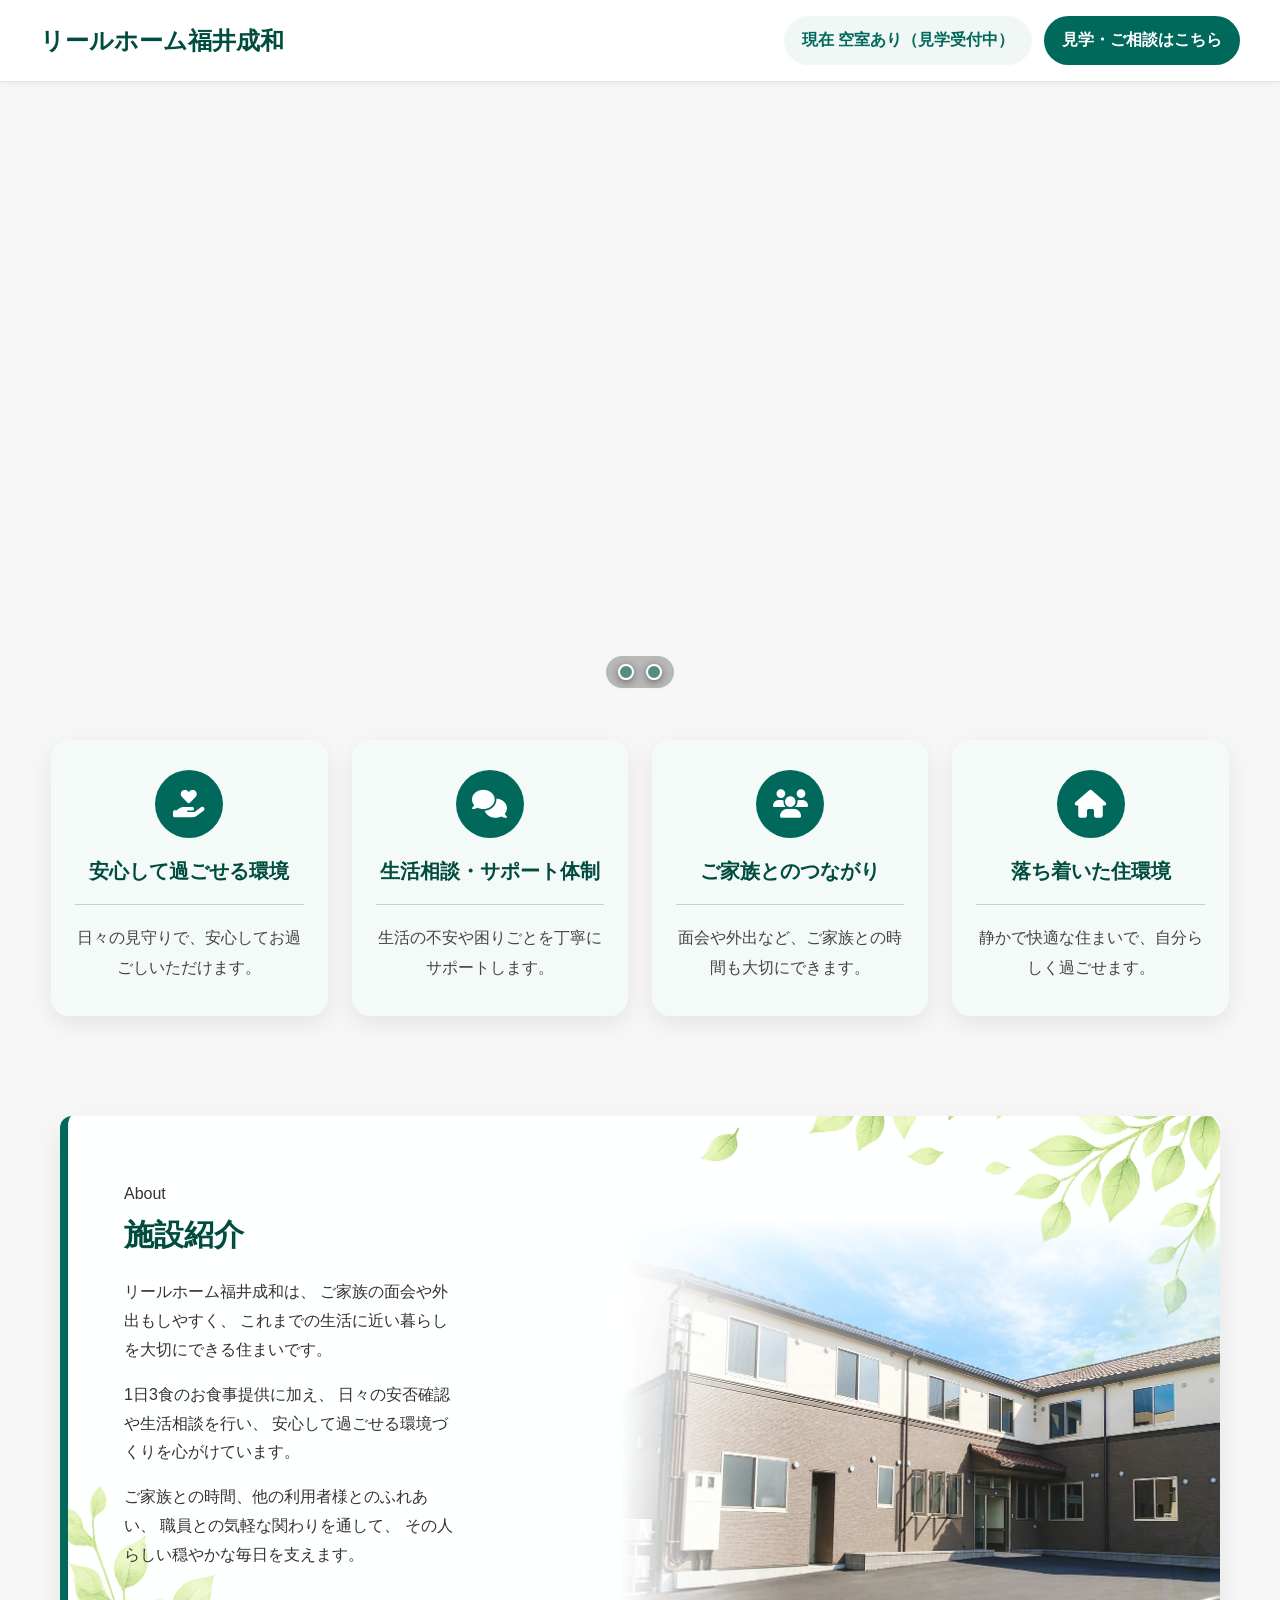
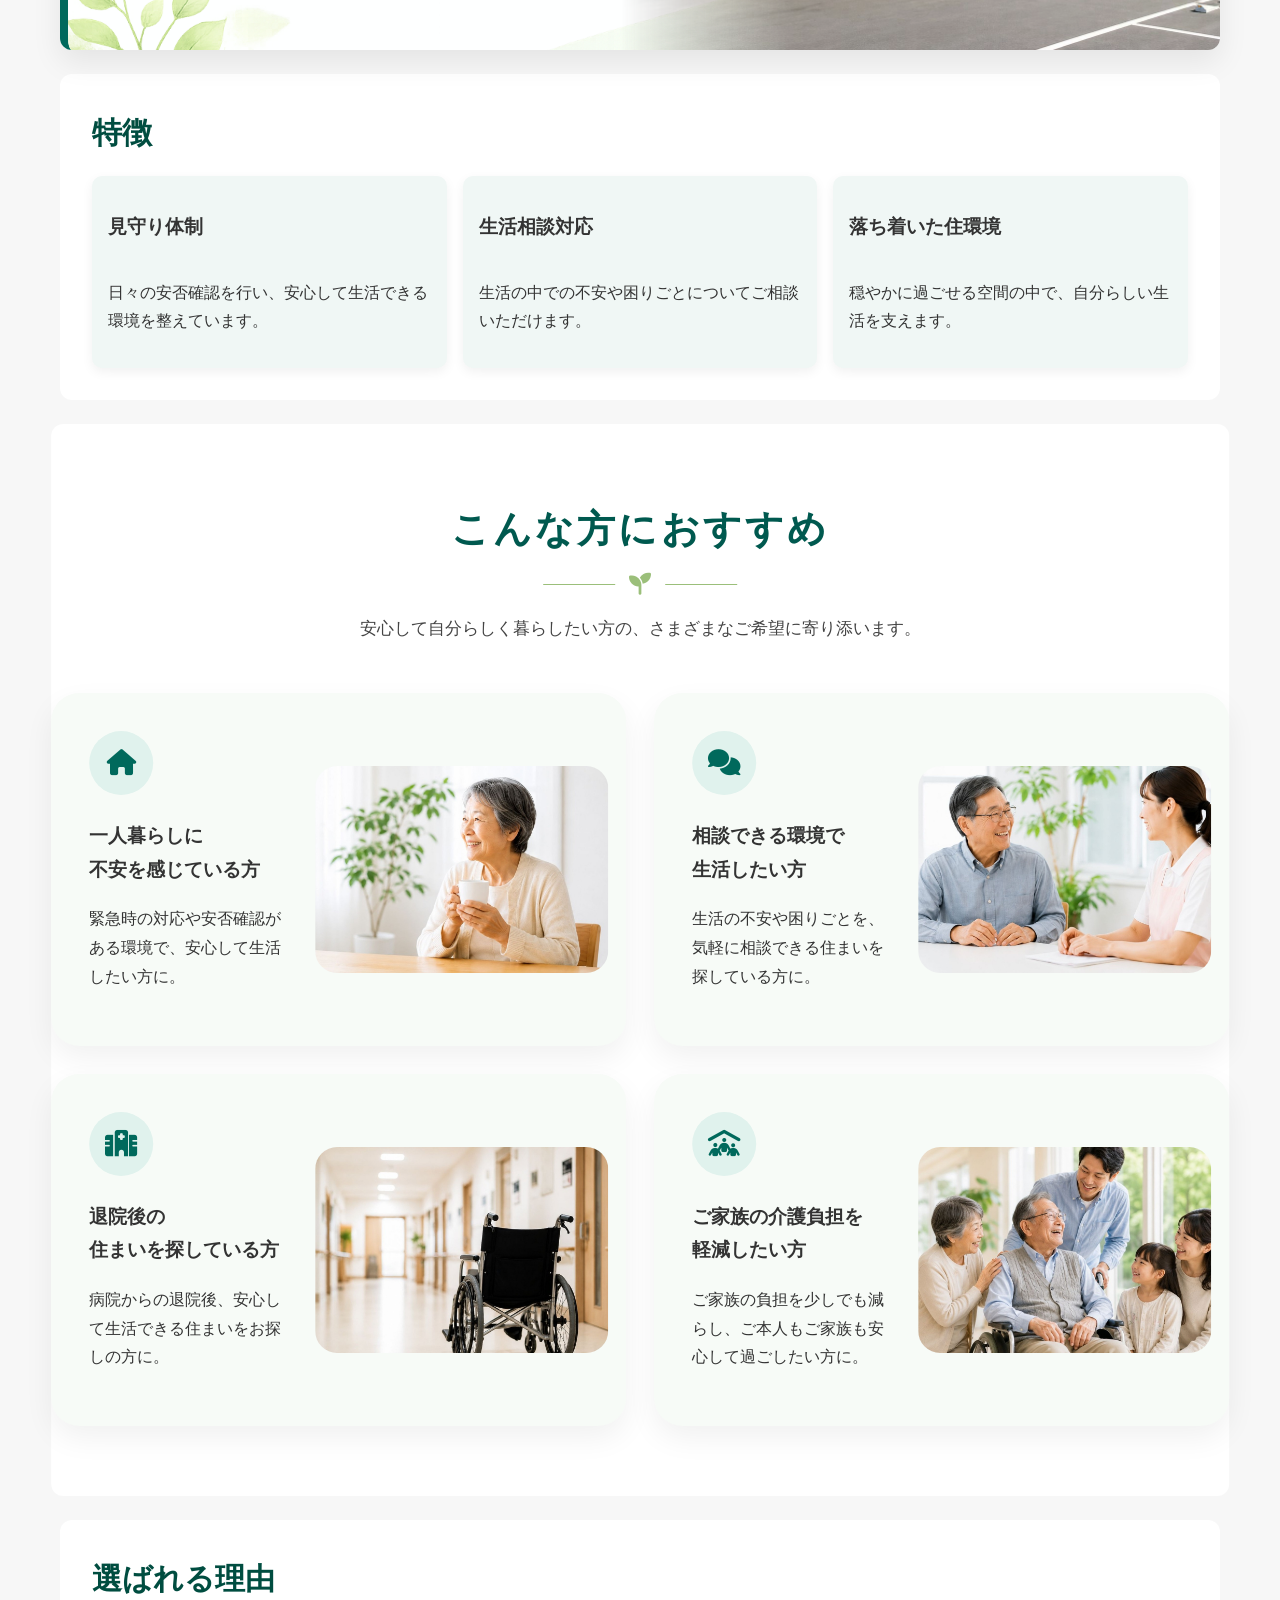
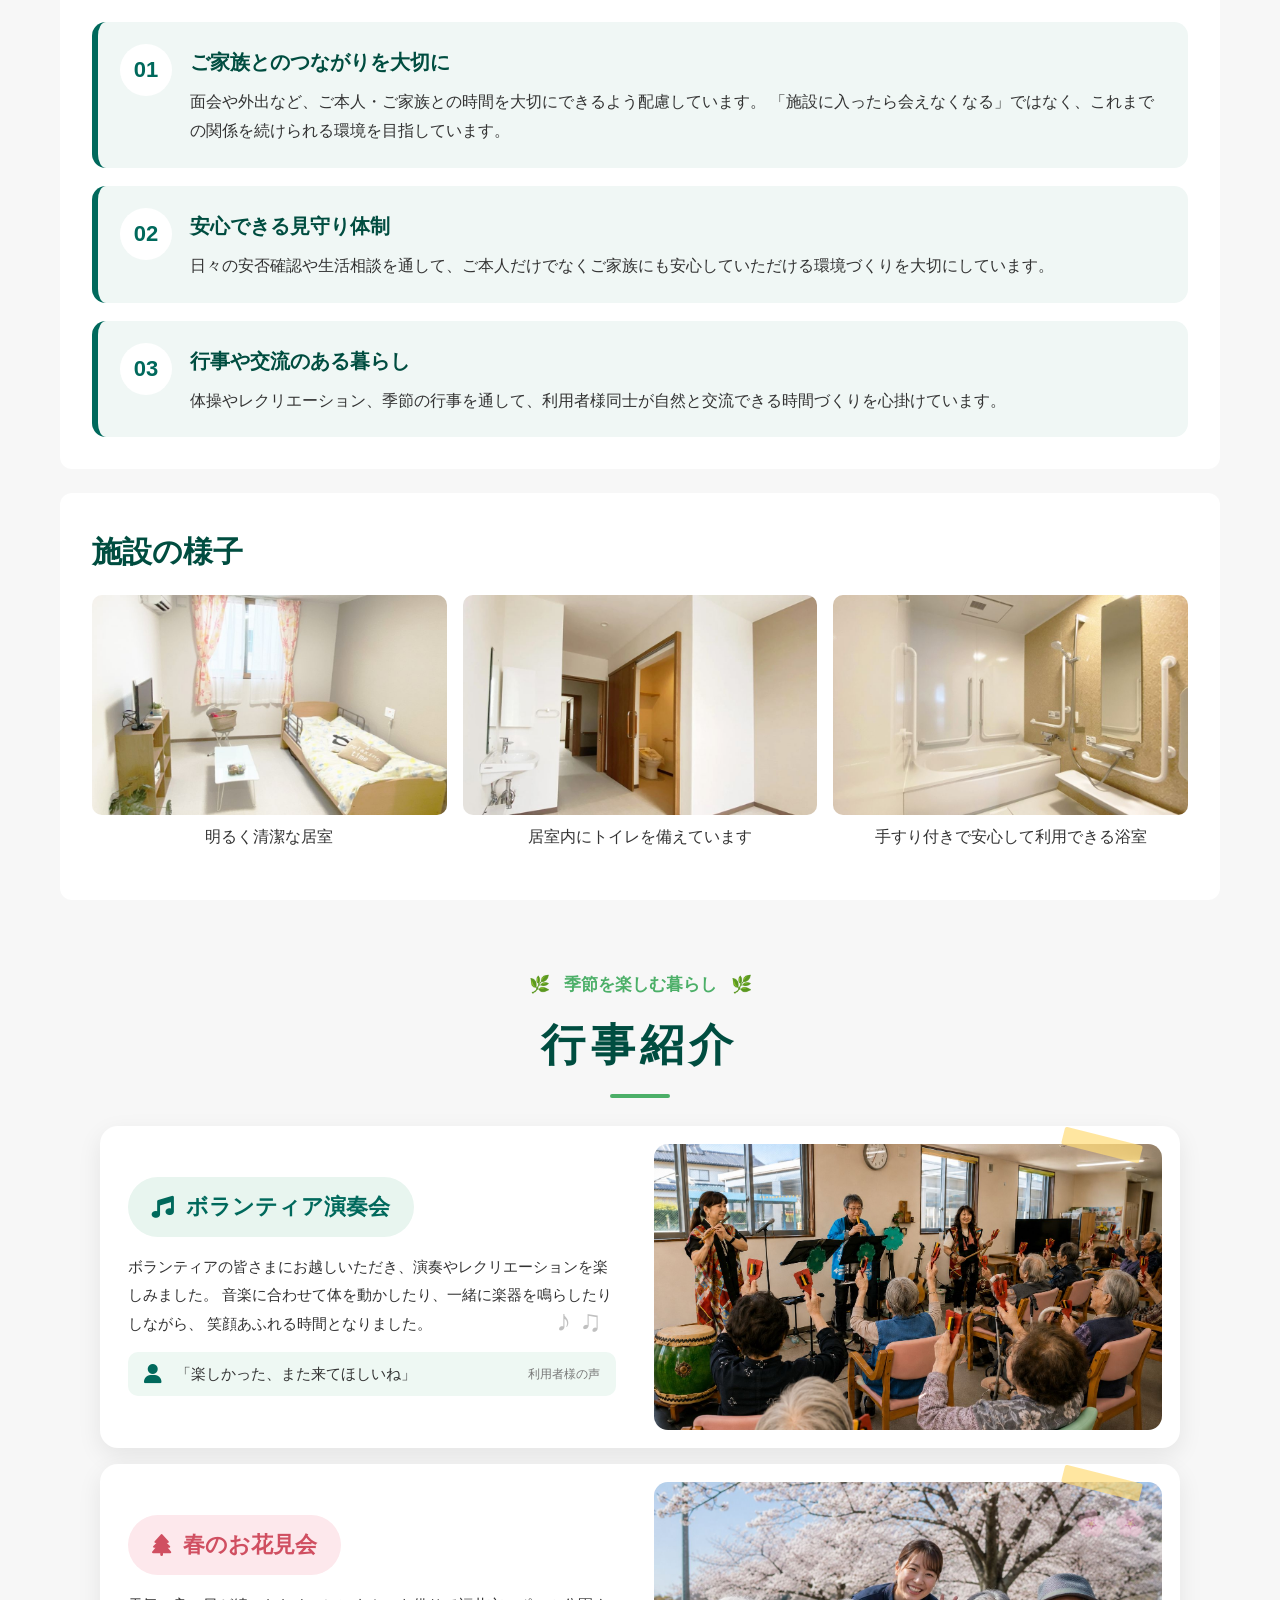
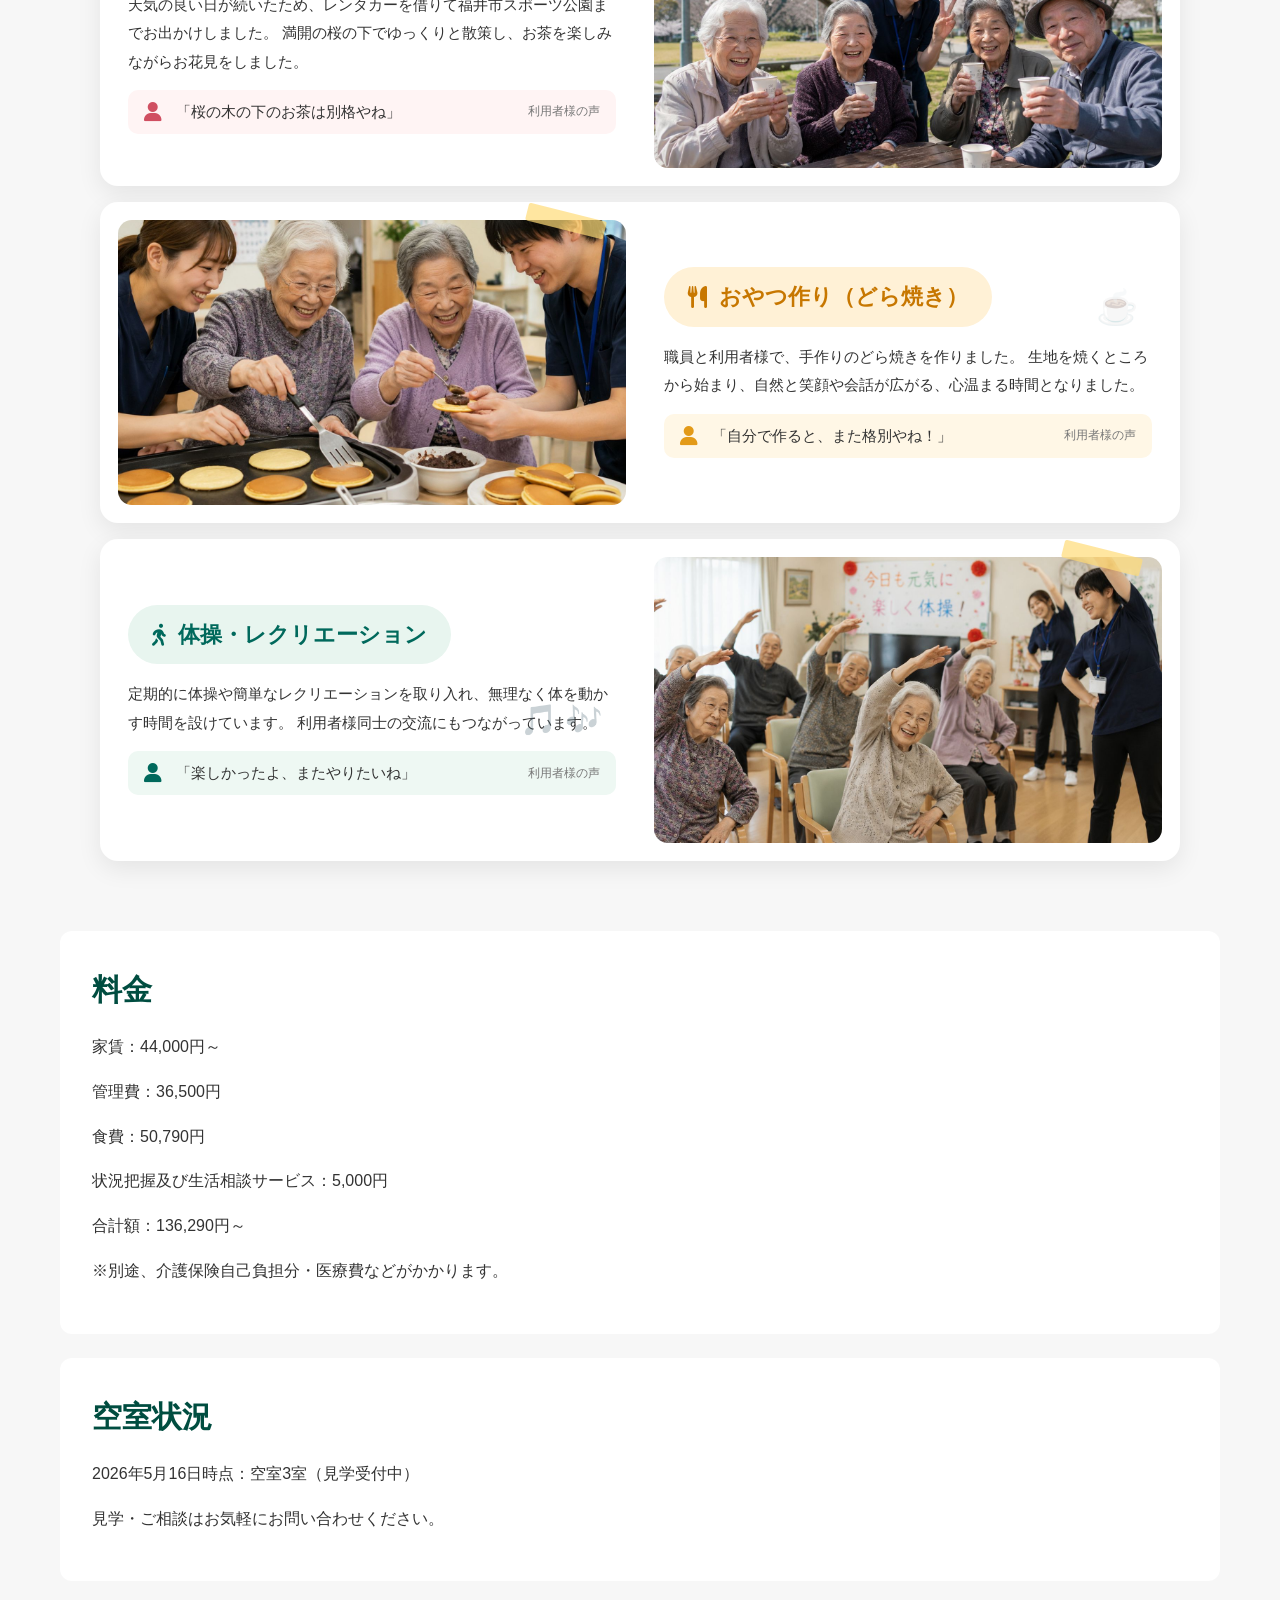
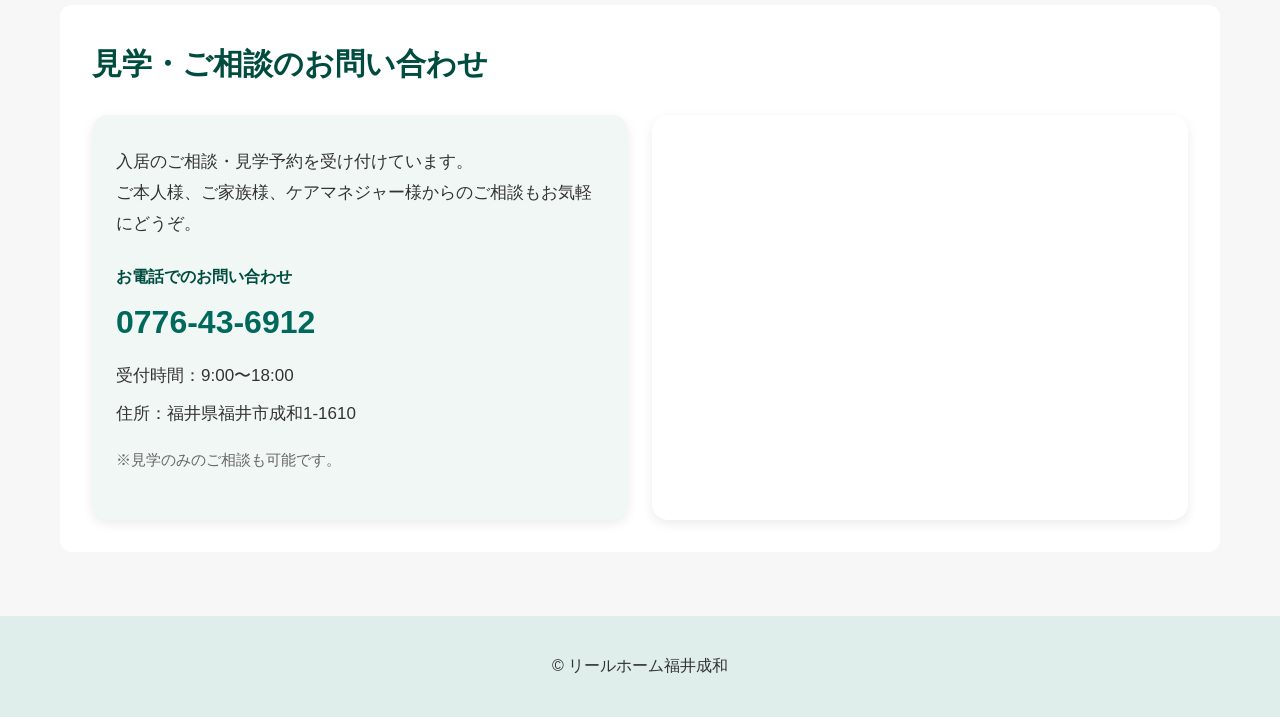
<file: index.html>
<!DOCTYPE html>
<html lang="ja">

<head>
  <meta charset="UTF-8">
  <meta name="viewport" content="width=device-width, initial-scale=1.0">
  <title>リールホーム福井成和｜福井市のサービス付き高齢者向け住宅</title>
  <meta name="description" content="福井市成和のサービス付き高齢者向け住宅。見学受付中。施設紹介や行事の様子をご覧いただけます。">
  <link rel="stylesheet" href="style.css">
  <link rel="stylesheet" href="https://cdnjs.cloudflare.com/ajax/libs/font-awesome/6.5.1/css/all.min.css">
</head>

<body>
  <header class="site-header">
    <div class="header-inner">
      <div class="site-title">リールホーム福井成和</div>

      <div class="header-actions">
        <p class="header-vacancy">現在 空室あり（見学受付中）</p>
        <a href="#contact" class="header-button">見学・ご相談はこちら</a>
      </div>
    </div>
  </header>

  <section class="hero">
    <div class="hero-slider">
      <picture class="slide">
        <source media="(max-width: 768px)" srcset="images/main-sp.jpg">
        <img src="images/main.jpg" alt="施設の外観">
      </picture>

      <picture class="slide">
        <source media="(max-width: 768px)" srcset="images/main2-sp.jpg">
        <img src="images/main2.jpg" alt="施設の外観">

        <div class="hero-text">

          <h1 class="site-main-title">
            リールホーム福井成和
          </h1>

          <p class="hero-copy-main">
            住まいを変えずに、安心を。
          </p>

          <p class="hero-copy">
            福井市のサービス付き高齢者向け住宅
          </p>

        </div>
      </picture>
      <div class="slider-dots">
        <span></span>
        <span></span>
      </div>
    </div>
  </section>


  <div class="hero-feature-cards">
    <div class="hero-feature-card">
      <span class="feature-icon">
        <i class="fa-solid fa-hand-holding-heart"></i>
      </span>
      <h3>安心して過ごせる環境</h3>
      <p>日々の見守りで、安心してお過ごしいただけます。</p>
    </div>

    <div class="hero-feature-card">
      <span class="feature-icon"><i class="fa-solid fa-comments"></i></span>
      <h3>生活相談・サポート体制</h3>
      <p>生活の不安や困りごとを丁寧にサポートします。</p>
    </div>

    <div class="hero-feature-card">
      <span class="feature-icon"><i class="fa-solid fa-users"></i></span>
      <h3>ご家族とのつながり</h3>
      <p>面会や外出など、ご家族との時間も大切にできます。</p>
    </div>

    <div class="hero-feature-card">
      <span class="feature-icon"><i class="fa-solid fa-house"></i></span>
      <h3>落ち着いた住環境</h3>
      <p>静かで快適な住まいで、自分らしく過ごせます。</p>
    </div>
  </div>


  <main>
    <section class="section intro-section">
      <div class="intro-text">
        <span class="intro-label">About</span>

        <h2>施設紹介</h2>

        <p>
          リールホーム福井成和は、
          ご家族の面会や外出もしやすく、
          これまでの生活に近い暮らしを大切にできる住まいです。
        </p>

        <p>
          1日3食のお食事提供に加え、
          日々の安否確認や生活相談を行い、
          安心して過ごせる環境づくりを心がけています。
        </p>

        <p>
          ご家族との時間、他の利用者様とのふれあい、
          職員との気軽な関わりを通して、
          その人らしい穏やかな毎日を支えます。
        </p>
      </div>
    </section>

    <section class="section">
      <h2>特徴</h2>
      <div class="cards">
        <div class="card">
          <h3>見守り体制</h3>
          <p>日々の安否確認を行い、安心して生活できる環境を整えています。</p>
        </div>
        <div class="card">
          <h3>生活相談対応</h3>
          <p>生活の中での不安や困りごとについてご相談いただけます。</p>
        </div>
        <div class="card">
          <h3>落ち着いた住環境</h3>
          <p>穏やかに過ごせる空間の中で、自分らしい生活を支えます。</p>
        </div>
      </div>
    </section>

    <section class="section recommend-photo-section">
      <div class="recommend-heading">
        <h2>こんな方におすすめ</h2>
        <div class="recommend-decoration">
          <span></span>
          <i class="fa-solid fa-seedling"></i>
          <span></span>
        </div>
        <p>
          安心して自分らしく暮らしたい方の、さまざまなご希望に寄り添います。
        </p>
      </div>

      <div class="recommend-photo-grid">
        <div class="recommend-photo-card">
          <div class="recommend-photo-text">
            <div class="recommend-icon">
              <i class="fa-solid fa-house"></i>
            </div>
            <h3>一人暮らしに<br>不安を感じている方</h3>
            <p>
              緊急時の対応や安否確認がある環境で、安心して生活したい方に。
            </p>
          </div>
          <div class="recommend-photo-image">
            <img src="images/recommend1.jpg" alt="一人暮らしに不安を感じている方のイメージ">
          </div>
        </div>

        <div class="recommend-photo-card">
          <div class="recommend-photo-text">
            <div class="recommend-icon">
              <i class="fa-solid fa-comments"></i>
            </div>
            <h3>相談できる環境で<br>生活したい方</h3>
            <p>
              生活の不安や困りごとを、気軽に相談できる住まいを探している方に。
            </p>
          </div>
          <div class="recommend-photo-image">
            <img src="images/recommend2.jpg" alt="相談できる環境で生活したい方のイメージ">
          </div>
        </div>

        <div class="recommend-photo-card">
          <div class="recommend-photo-text">
            <div class="recommend-icon">
              <i class="fa-solid fa-hospital"></i>
            </div>
            <h3>退院後の<br>住まいを探している方</h3>
            <p>
              病院からの退院後、安心して生活できる住まいをお探しの方に。
            </p>
          </div>
          <div class="recommend-photo-image">
            <img src="images/recommend3.jpg" alt="退院後の住まいを探している方のイメージ">
          </div>
        </div>

        <div class="recommend-photo-card">
          <div class="recommend-photo-text">
            <div class="recommend-icon">
              <i class="fa-solid fa-people-roof"></i>
            </div>
            <h3>ご家族の介護負担を<br>軽減したい方</h3>
            <p>
              ご家族の負担を少しでも減らし、ご本人もご家族も安心して過ごしたい方に。
            </p>
          </div>
          <div class="recommend-photo-image">
            <img src="images/recommend4.jpg" alt="ご家族の介護負担を軽減したい方のイメージ">
          </div>
        </div>
      </div>
    </section>

    <section class="section reason-section">
      <h2>選ばれる理由</h2>

      <div class="reason-list">
        <div class="reason-item">
          <span class="reason-number">01</span>
          <div>
            <h3>ご家族とのつながりを大切に</h3>
            <p>
              面会や外出など、ご本人・ご家族との時間を大切にできるよう配慮しています。
              「施設に入ったら会えなくなる」ではなく、これまでの関係を続けられる環境を目指しています。
            </p>
          </div>
        </div>

        <div class="reason-item">
          <span class="reason-number">02</span>
          <div>
            <h3>安心できる見守り体制</h3>
            <p>
              日々の安否確認や生活相談を通して、ご本人だけでなくご家族にも安心していただける環境づくりを大切にしています。
            </p>
          </div>
        </div>

        <div class="reason-item">
          <span class="reason-number">03</span>
          <div>
            <h3>行事や交流のある暮らし</h3>
            <p>
              体操やレクリエーション、季節の行事を通して、利用者様同士が自然と交流できる時間づくりを心掛けています。
            </p>
          </div>
        </div>
      </div>
    </section>

    <section class="section">
      <h2>施設の様子</h2>
      <div class="gallery">
        <div>
          <img src="images/room2.jpg" alt="居室">
          <p>明るく清潔な居室</p>
        </div>
        <div>
          <img src="images/room.jpg" alt="居室トイレ">
          <p>居室内にトイレを備えています</p>
        </div>
        <div>
          <img src="images/bath.jpg" alt="共用浴室">
          <p>手すり付きで安心して利用できる浴室</p>
        </div>
      </div>
    </section>

    <section class="events-section fade-in">
      <div class="events-heading">
        <p>季節を楽しむ暮らし</p>
        <h2>行事紹介</h2>
      </div>
      <div class="event-card-large volunteer-card">
        <div class="event-text">
          <div class="event-tag event-volunteer">
            <i class="fa-solid fa-music"></i>
            <span>ボランティア演奏会</span>
          </div>

          <p>
            ボランティアの皆さまにお越しいただき、演奏やレクリエーションを楽しみました。
            音楽に合わせて体を動かしたり、一緒に楽器を鳴らしたりしながら、
            笑顔あふれる時間となりました。
          </p>

          <div class="voice volunteer-voice">
            <i class="fa-solid fa-user"></i>
            <span>「楽しかった、また来てほしいね」</span>
            <small>利用者様の声</small>
          </div>
        </div>
        <div class="event-image">
          <img src="images/event-volunteer-blue.jpg" alt="ボランティアによる演奏とレクリエーションの様子">
        </div>
      </div>

      <div class="event-card-large sakura-card">
        <div class="event-text">
          <div class="event-tag event-sakura">
            <i class="fa-solid fa-tree"></i>
            <span>春のお花見会</span>
          </div>

          <p>
            天気の良い日が続いたため、レンタカーを借りて福井市スポーツ公園までお出かけしました。
            満開の桜の下でゆっくりと散策し、お茶を楽しみながらお花見をしました。
          </p>

          <div class="voice">
            <i class="fa-solid fa-user"></i>
            <span>「桜の木の下のお茶は別格やね」</span>
            <small>利用者様の声</small>
          </div>
        </div>

        <div class="event-image">
          <img src="images/event1.jpg" alt="お花見の様子">
        </div>
      </div>

      <div class="event-card-large reverse snack-card">
        <div class="event-text">
          <div class="event-tag event-snack">
            <i class="fa-solid fa-utensils"></i>
            <span>おやつ作り（どら焼き）</span>
          </div>

          <p>
            職員と利用者様で、手作りのどら焼きを作りました。
            生地を焼くところから始まり、自然と笑顔や会話が広がる、心温まる時間となりました。
          </p>

          <div class="voice snack-voice">
            <i class="fa-solid fa-user"></i>
            <span>「自分で作ると、また格別やね！」</span>
            <small>利用者様の声</small>
          </div>
        </div>

        <div class="event-image">
          <img src="images/event5.jpg" alt="おやつ作りの様子">
        </div>
      </div>

      <div class="event-card-large exercise-card">
        <div class="event-text">
          <div class="event-tag event-exercise">
            <i class="fa-solid fa-person-walking"></i>
            <span>体操・レクリエーション</span>
          </div>

          <p>
            定期的に体操や簡単なレクリエーションを取り入れ、無理なく体を動かす時間を設けています。
            利用者様同士の交流にもつながっています。
          </p>

          <div class="voice">
            <i class="fa-solid fa-user"></i>
            <span>「楽しかったよ、またやりたいね」</span>
            <small>利用者様の声</small>
          </div>
        </div>

        <div class="event-image">
          <img src="images/event6.jpg" alt="体操・レクリエーションの様子">
        </div>
      </div>
    </section>


    <section class="section">
      <h2>料金</h2>
      <p>家賃：44,000円～</p>
      <p>管理費：36,500円</p>
      <p>食費：50,790円</p>
      <p>状況把握及び生活相談サービス：5,000円</p>
      <p>合計額：136,290円～</p>
      <p>※別途、介護保険自己負担分・医療費などがかかります。</p>
    </section>

    <section class="section">
      <h2>空室状況</h2>
      <p>2026年5月16日時点：空室3室（見学受付中）</p>
      <p>見学・ご相談はお気軽にお問い合わせください。</p>
    </section>

    <section class="section" id="contact">
      <h2>見学・ご相談のお問い合わせ</h2>

      <div class="contact-layout">
        <div class="contact-card">
          <p class="contact-lead">
            入居のご相談・見学予約を受け付けています。<br>
            ご本人様、ご家族様、ケアマネジャー様からのご相談もお気軽にどうぞ。
          </p>

          <p class="contact-tel-label">お電話でのお問い合わせ</p>
          <p class="contact-tel">
            <a href="tel:0776436912">0776-43-6912</a>
          </p>

          <p class="contact-info">受付時間：9:00〜18:00</p>
          <p class="contact-info">住所：福井県福井市成和1-1610</p>
          <p class="contact-note">※見学のみのご相談も可能です。</p>
        </div>

        <div class="map-card">
          <iframe src="https://www.google.com/maps?q=福井県福井市成和1-1610&output=embed" width="100%" height="100%"
            style="border:0;" allowfullscreen="" loading="lazy" referrerpolicy="no-referrer-when-downgrade">
          </iframe>
        </div>
      </div>
    </section>

  </main>

  <footer>
    <p>© リールホーム福井成和</p>
  </footer>
  <script src="script.js"></script>

</body>

</html>
</file>
<file: style.css>
* {
  box-sizing: border-box;
}

body {
  overflow-x: hidden;
}

body {
  margin: 0;
  font-family: "Yu Gothic", "Hiragino Kaku Gothic ProN", sans-serif;
  line-height: 1.8;
  color: #333;
  background-color: #f7f7f7;
}

img {
  max-width: 100%;
  height: auto;
}

.site-header {
  background-color: white;
  border-bottom: 1px solid #e5e5e5;
  box-shadow: 0 2px 8px rgba(0, 0, 0, 0.05);
  padding: 16px 24px;
  position: sticky;
  top: 0;
  z-index: 100;
}

.header-inner {
  max-width: 1200px;
  margin: 0 auto;
  display: flex;
  justify-content: space-between;
  align-items: center;
  gap: 16px;
  flex-wrap: wrap;
}

.site-title {
  font-size: 24px;
  font-weight: bold;
  color: #004d40;
}

.header-actions {
  display: flex;
  align-items: center;
  gap: 12px;
  flex-wrap: wrap;
}

.header-vacancy {
  margin: 0;
  padding: 10px 18px;
  background-color: #f0f7f5;
  color: #00695c;
  font-size: 16px;
  font-weight: bold;
  border-radius: 999px;
}

.header-button {
  display: inline-block;
  background-color: #00695c;
  color: white;
  text-decoration: none;
  padding: 10px 18px;
  border-radius: 999px;
  font-size: 16px;
  font-weight: bold;
}

.header-button:hover {
  opacity: 0.85;
}



.hero-slider .slide {
  position: absolute;
  inset: 0;
  width: 100%;
  height: 100%;
  opacity: 0;
  animation: heroFade 10s infinite;
}

.hero-slider .slide img {
  width: 100%;
  height: 100%;
  object-fit: cover;
  object-position: center;
  display: block;
}

.hero-slider .slide:nth-child(1) {
  animation-delay: 0s;
  object-position: center 30%;
}

.hero-slider .slide:nth-child(2) {
  animation-delay: 5s;
  object-position: center 65%;
}

.hero-slider .slide:nth-child(2)::before {
  content: "";
  position: absolute;
  inset: 0;
  z-index: 2;
  background: linear-gradient(90deg,
      rgba(0, 0, 0, 0.22) 0%,
      rgba(0, 0, 0, 0.10) 38%,
      rgba(0, 0, 0, 0) 72%);
  pointer-events: none;
}

.hero-overlay {
  position: absolute;
  inset: 0;
  background: rgba(0, 0, 0, 0.12);
  z-index: 1;
}

.site-main-title {
  font-size: 48px;
  margin-bottom: 10px;
  color: #fff;
}

.hero-copy-main {
  font-size: 28px;
  font-weight: bold;
  color: #fff;
  margin-bottom: 12px;
}

.hero-copy {
  font-size: 18px;
}

@keyframes heroFade {
  0% {
    opacity: 0;
  }

  10% {
    opacity: 1;
  }

  40% {
    opacity: 1;
  }

  50% {
    opacity: 0;
  }

  100% {
    opacity: 0;
  }
}

.slider-dots {
  position: absolute;
  left: 50%;
  bottom: 24px;
  transform: translateX(-50%);
  z-index: 5;
  display: flex;
  gap: 12px;
  background-color: rgba(0, 0, 0, 0.25);
  padding: 8px 12px;
  border-radius: 999px;
}

.slider-dots span {
  width: 16px;
  height: 16px;
  border-radius: 50%;
  background-color: rgba(0, 105, 92, 0.55);
  border: 2px solid white;
  box-shadow: 0 2px 8px rgba(0, 0, 0, 0.45);
  animation: dotFade 10s infinite;
}

.slider-dots span:nth-child(2) {
  animation-delay: 5s;
}

@keyframes dotFade {

  0%,
  50%,
  100% {
    background-color: rgba(0, 105, 92, 0.55);
    transform: scale(1);
  }

  10%,
  40% {
    background-color: #ffffff;
    transform: scale(1.35);
  }
}

h1 {
  font-size: 40px;
  margin: 0 0 20px;
  line-height: 1.4;
}

.catchcopy {
  font-size: 22px;
  margin: 0 0 28px;
  line-height: 1.7;
}

.status {
  font-size: 18px;
  margin: 0 0 24px;
  color: white;
}

.vacancy {
  display: inline-block;
  padding: 12px 24px;
  background-color: rgba(255, 255, 255, 0.9);
  color: #00695c;
  font-size: 22px;
  font-weight: bold;
  border-radius: 999px;
}

.button {
  display: inline-block;
  background-color: #00695c;
  color: white;
  text-decoration: none;
  padding: 12px 24px;
  border-radius: 999px;
  font-size: 22px;
  font-weight: bold;
}

.hero-actions {
  display: flex;
  justify-content: center;
  align-items: center;
  gap: 24px;
  flex-wrap: wrap;
  margin-top: 24px;
}

.action-left {
  display: flex;
  flex-direction: column;
  gap: 16px;
  align-items: center;
}

main {
  max-width: 1200px;
  margin: 0 auto;
  padding: 40px 20px;
}

.section {
  background-color: white;
  margin-bottom: 24px;
  padding: 32px;
  border-radius: 12px;
}

h2 {
  font-size: 30px;
  font-weight: bold;
  margin-top: 0;
  margin-bottom: 16px;
  color: #004d40;
}

.cards {
  display: flex;
  gap: 16px;
  flex-wrap: wrap;
}

.card {
  flex: 1;
  min-width: 220px;
  background-color: #f0f7f5;
  box-shadow: 0 4px 12px rgba(0, 0, 0, 0.06);
  padding: 16px;
  border-radius: 10px;
  display: flex;
  flex-direction: column;
}

.reason-section {
  background: #ffffff;
}

.reason-list {
  display: flex;
  flex-direction: column;
  gap: 18px;
}

.reason-item {
  display: flex;
  gap: 18px;
  align-items: flex-start;
  background-color: #f0f7f5;
  padding: 22px;
  border-radius: 14px;
  border-left: 6px solid #00695c;
}

.reason-number {
  flex-shrink: 0;
  font-size: 22px;
  font-weight: bold;
  color: #00695c;
  background-color: #ffffff;
  border-radius: 999px;
  width: 52px;
  height: 52px;
  display: flex;
  align-items: center;
  justify-content: center;
}

.reason-item h3 {
  margin: 0 0 8px;
  color: #004d40;
  font-size: 20px;
}

.reason-item p {
  margin: 0;
  line-height: 1.8;
}


.gallery {
  display: grid;
  grid-template-columns: repeat(3, 1fr);
  gap: 16px;
}

.gallery div {
  text-align: center;
}

.gallery img {
  width: 100%;
  height: 220px;
  object-fit: cover;
  border-radius: 10px;
  display: block;
}

.gallery p {
  margin-top: 8px;
  font-size: 16px;
  color: #333;
}

#contact a {
  color: #00695c;
  font-weight: bold;
  text-decoration: none;
}

#contact a:hover {
  text-decoration: underline;
}

footer {
  text-align: center;
  padding: 20px;
  background-color: #dfeeea;
}

.contact-tel a {
  color: #00695c;
  text-decoration: none;
}

.contact-tel a:hover {
  text-decoration: underline;
}


#contact {
  text-align: left;
}

.contact-layout {
  display: grid;
  grid-template-columns: 1fr 1fr;
  gap: 24px;
  align-items: stretch;
  margin-top: 24px;
}

.contact-card {
  background-color: #f0f7f5;
  padding: 32px 24px;
  border-radius: 16px;
  box-shadow: 0 4px 12px rgba(0, 0, 0, 0.08);
}

.contact-lead {
  margin: 0 0 24px;
  font-size: 17px;
  line-height: 1.8;
}

.contact-tel-label {
  margin: 0 0 8px;
  font-size: 16px;
  font-weight: bold;
  color: #004d40;
}

.contact-tel {
  margin: 0 0 16px;
  font-size: 32px;
  font-weight: bold;
  line-height: 1.4;
}

.contact-tel a {
  color: #00695c;
  text-decoration: none;
}

.contact-tel a:hover {
  text-decoration: underline;
}

.contact-info {
  margin: 8px 0;
  font-size: 17px;
}

.contact-note {
  margin-top: 16px;
  font-size: 15px;
  color: #666;
}

.map-card {
  min-height: 100%;
  border-radius: 16px;
  overflow: hidden;
  box-shadow: 0 4px 12px rgba(0, 0, 0, 0.08);
  background-color: white;
}

.map-card iframe {
  display: block;
  width: 100%;
  min-height: 320px;
}

/* ==================================================
   mainビジュアル（トップ画像・スライダー）
================================================== */

.hero {
  position: relative;
  width: 100%;
  height: 70vh;
  min-height: 560px;
  overflow: hidden;
}

.hero-slider {
  position: absolute;
  inset: 0;
  overflow: hidden;
}


.hero-slider .slide:nth-child(1) {
  animation-delay: 0s;
}

.hero-slider .slide:nth-child(2) {
  animation-delay: 5s;
}

.hero-slider .slide img {
  width: 100%;
  height: 100%;
  object-fit: cover;
  object-position: center 45%;
  display: block;
}

.hero-slider .slide:nth-child(2)::before {
  content: "";
  position: absolute;
  inset: 0;
  z-index: 2;
  background: linear-gradient(90deg,
      rgba(0, 0, 0, 0.22) 0%,
      rgba(0, 0, 0, 0.10) 35%,
      rgba(0, 0, 0, 0) 70%);
  pointer-events: none;
}


/* ==================================================
   mainビジュアル内の白文字
================================================== */

.hero-text {
  position: absolute;
  z-index: 3;
  left: 5.5%;
  top: 50%;
  transform: translateY(-50%);
  color: white;
  width: 56%;
  max-width: 820px;
  text-align: left;
  text-shadow: 0 3px 10px rgba(0, 0, 0, 0.55);
}

.hero-label {
  display: inline-block;
  min-width: 420px;
  text-align: center;
  background-color: rgba(0, 105, 92, 0.95);
  padding: 12px 28px;
  border-radius: 999px;
  font-size: 18px;
  font-weight: bold;
  margin-bottom: 24px;
}

.hero-text h1 {
  font-size: 40px;
  line-height: 1.35;
  margin: 0 0 26px;
  font-weight: bold;
}

.hero-copy {
  font-size: 21px;
  line-height: 1.9;
  margin: 0;
  font-weight: bold;
}

/* ==================================================
   mainビジュアル下の4つのカード
================================================== */

.hero-feature-cards {
  width: min(92%, 1200px);
  margin: 28px auto 60px;
  display: grid;
  grid-template-columns: repeat(4, 1fr);
  gap: 24px;
}

.hero-feature-card {
  background: #f4faf8;
  border-radius: 18px;
  padding: 30px 24px 32px;
  text-align: center;
  box-shadow: 0 8px 24px rgba(0, 0, 0, 0.08);
}

.feature-icon {
  display: inline-flex;
  width: 68px;
  height: 68px;
  border-radius: 50%;
  align-items: center;
  justify-content: center;
  background: #00695c;
  color: white;
  font-size: 28px;
  margin-bottom: 18px;
}

.hero-feature-card h3 {
  margin: 0;
  color: #004d40;
  font-size: 20px;
  line-height: 1.5;
  font-weight: 700;
}

.hero-feature-card h3::after {
  content: "";
  display: block;
  width: 100%;
  height: 1px;
  margin: 18px auto;
  background: rgba(0, 77, 64, 0.22);
}

.hero-feature-card p {
  margin: 0;
  font-size: 16px;
  line-height: 1.9;
  color: #444;
}



/* ==================================================
   施設紹介
================================================== */



.intro-section {
  position: relative;
  overflow: hidden;
  background: #f4fbf8;
  border-left: 8px solid #00695c;
  box-shadow: 0 12px 30px rgba(0,0,0,0.08);
  padding: 64px 56px;
  min-height: 430px;
}

/* 建物 */
.intro-section::after {
  content: "";
  position: absolute;
  right: 0;
  bottom: 0;

  width: 52%;
  height: 95%;

  background-image: url("images/main2.jpg");
  background-repeat: no-repeat;
  background-size: cover;
  background-position: center bottom;

  z-index: 2;
  opacity: 0.9;

  /* 左側と上側をふわっと消す */
  -webkit-mask-image:
    linear-gradient(90deg, transparent 0%, black 28%),
    linear-gradient(0deg, black 45%, transparent 85%);
  -webkit-mask-composite: source-in;

  mask-image:
    linear-gradient(90deg, transparent 0%, black 28%),
    linear-gradient(0deg, black 45%, transparent 85%);
  mask-composite: intersect;
}

/* 葉っぱ */
.intro-section::before {
  content: "";
  position: absolute;
  inset: 0;
  background-image: url("images/leaf.png");
  background-repeat: no-repeat;
  background-size: cover;
  background-position: center;
  opacity: 0.9;
  z-index: 1;
  pointer-events: none;
}

/* 文字 */
.intro-text {
  position: relative;
  z-index: 3;
  max-width: 330px;
}

/* ===================================
   施設紹介 スマホ
=================================== */

@media (max-width:768px){

.intro-section{

    padding:40px 24px;
    min-height:auto;

    border-left:6px solid #00695c;
}

/* 葉っぱを弱める */
.intro-section::before{

    background-size:cover;
    opacity:0.35;
}

/* 建物画像 */
.intro-section::after{
    display:none;
}

/* 文字 */
.intro-text{

    max-width:none;
    z-index:3;
}

.intro-label{
    font-size:13px;
}

.intro-section h2{

    font-size:30px;
    margin-bottom:18px;
}

.intro-section p{

    font-size:16px;
    line-height:1.9;
}

}

/* ==================================================
   こんな方におすすめ
================================================== */

.recommend-section {
  text-align: center;
  background: linear-gradient(180deg, #ffffff 0%, #f4fbf8 100%);
}

.section-label {
  color: #00796b;
  font-weight: bold;
  letter-spacing: 0.08em;
  margin-bottom: 8px;
}

.recommend-lead {
  margin: 0 auto 40px;
  max-width: 720px;
  color: #555;
  font-size: 1.05rem;
}

.recommend-cards {
  display: grid;
  grid-template-columns: repeat(4, 1fr);
  gap: 24px;
}

.recommend-card {
  background: #fff;
  border-radius: 24px;
  padding: 36px 24px;
  text-align: left;
  box-shadow: 0 12px 30px rgba(0, 0, 0, 0.08);
  border: 1px solid rgba(0, 105, 92, 0.08);
  transition: transform 0.3s ease, box-shadow 0.3s ease;
}

.recommend-card:hover {
  transform: translateY(-6px);
  box-shadow: 0 18px 36px rgba(0, 0, 0, 0.12);
}

.recommend-icon {
  width: 64px;
  height: 64px;
  border-radius: 50%;
  background: #e0f2ed;
  color: #00695c;
  display: flex;
  align-items: center;
  justify-content: center;
  font-size: 26px;
  margin-bottom: 24px;
}

.recommend-card h3 {
  color: #00594f;
  font-size: 1.25rem;
  line-height: 1.6;
  margin-bottom: 16px;
}

.recommend-card p {
  color: #555;
  line-height: 1.9;
  margin: 0;
}

/* ==================================================
   こんな方におすすめ：写真入りカード
================================================== */

.recommend-photo-section {
  background: #fff;
  padding: 70px 0;
  width: min(92vw, 1400px);
  margin-left: 50%;
  transform: translateX(-50%);
}

.recommend-heading {
  text-align: center;
  margin-bottom: 48px;
}

.recommend-heading h2 {
  color: #00594f;
  font-size: 2.4rem;
  margin-bottom: 10px;
  letter-spacing: 0.08em;
}

.recommend-heading p {
  color: #444;
  font-size: 1.05rem;
  line-height: 1.9;
  margin-top: 18px;
}

.recommend-decoration {
  display: flex;
  align-items: center;
  justify-content: center;
  gap: 14px;
  color: #9bbf7a;
}

.recommend-decoration span {
  width: 72px;
  height: 1px;
  background: #9bbf7a;
}

.recommend-decoration i {
  font-size: 22px;
}

.recommend-photo-grid {
  display: grid;
  grid-template-columns: repeat(2, 1fr);
  gap: 28px;
}

.recommend-photo-card {
  display: grid;
  grid-template-columns: 46% 54%;
  align-items: center;
  background: #f7fbf7;
  border-radius: 28px;
  overflow: hidden;
  box-shadow: 0 12px 30px rgba(0, 0, 0, 0.06);
  min-height: 300px;
}

.recommend-photo-text {
  padding: 38px 30px 38px 38px;
}

.recommend-photo-image {
  width: 100%;
  aspect-ratio: 3 / 2;
  padding: 0 18px 0 0;
}

.recommend-photo-image img {
  width: 100%;
  height: 100%;
  object-fit: cover;
  object-position: center;
  display: block;
  border-radius: 22px;
}
/* ==================================================
   行事紹介
================================================== */

.events-section {
  max-width: 1120px;
  margin: 70px auto;
  padding: 0 20px;
  position: relative;
}

.events-heading {
  text-align: center;
  margin-bottom: 28px;
}

.events-heading p {
  margin: 0;
  color: #4caf68;
  font-weight: bold;
  font-size: 17px;
}

.events-heading h2 {
  margin: 4px 0 0;
  font-size: 44px;
  color: #004d40;
  letter-spacing: 0.12em;
}

.event-card-large {
  background: #fff;
  border-radius: 18px;
  padding: 18px;
  margin-bottom: 16px;
  display: grid;
  grid-template-columns: 1fr 1fr;
  gap: 28px;
  align-items: center;
  box-shadow: 0 8px 24px rgba(0, 0, 0, 0.08);
}

.event-card-large.reverse .event-image {
  order: -1;
}

.event-image img {
  width: 100%;
  aspect-ratio: 16 / 9;
  object-fit: cover;
  object-position: center;
  border-radius: 14px;
  display: block;
}

.event-text {
  position: relative;
  padding: 8px 10px;
}

.event-tag {
  display: inline-flex;
  align-items: center;
  gap: 12px;
  padding: 10px 24px;
  border-radius: 999px;
  font-size: 22px;
  font-weight: bold;
  margin-bottom: 16px;
}

.event-sakura {
  background: #fde8ec;
  color: #d04f61;
}

.event-snack {
  background: #fff1d6;
  color: #c77700;
}

.event-exercise {
  background: #e8f5ef;
  color: #00695c;
}

.event-text p {
  font-size: 15px;
  line-height: 1.9;
  margin: 0 0 14px;
}

.voice {
  padding: 10px 16px;
  border-radius: 10px;
  background: #fff4f4;
  display: flex;
  align-items: center;
  gap: 12px;
  font-size: 15px;
}

.voice i {
  font-size: 20px;
  color: #d04f61;
}

.voice small {
  margin-left: auto;
  font-size: 12px;
  color: #777;
}

.snack-voice {
  background: #fff7e6;
}

.snack-voice i {
  color: #e39a18;
}

/* ==================================================
   行事紹介 装飾
================================================== */

.events-heading p::before,
.events-heading p::after {
  content: "🌿";
  margin: 0 14px;
}

.events-heading h2::after {
  content: "";
  display: block;
  width: 60px;
  height: 4px;
  background: #4caf68;
  margin: 10px auto 0;
  border-radius: 999px;
}

.event-card-large {
  position: relative;
  overflow: hidden;
}

.sakura-card::after {
  content: "🌸 🌸";
  position: absolute;
  right: 34px;
  top: 36px;
  font-size: 26px;
  opacity: 0.35;
}

.snack-card .event-text::after {
  content: "☕";
  position: absolute;
  right: 24px;
  top: 18px;
  font-size: 34px;
  opacity: 0.25;
}

.exercise-card .event-text::after {
  content: "🎵 🎶";
  position: absolute;
  right: 24px;
  bottom: 56px;
  font-size: 30px;
  opacity: 0.3;
}

.event-image {
  position: relative;
}

.event-image::before {
  content: "";
  position: absolute;
  width: 80px;
  height: 18px;
  background: rgba(255, 220, 120, 0.7);
  top: -8px;
  right: 20px;
  transform: rotate(14deg);
  z-index: 2;
  border-radius: 2px;
}

/*ボランティア*/
.event-volunteer {
  background: #e8f5ef;
  color: #00695c;
}

.volunteer-voice {
  background: #eef8f3;
}

.volunteer-voice i {
  color: #00695c;
}

.volunteer-card .event-text::after {
  content: "♪ ♫";
  position: absolute;
  right: 24px;
  bottom: 56px;
  font-size: 30px;
  opacity: 0.3;
}
/* ボランティア演奏会のポスター画像は切らずに見せる */
.poster-card .event-image {
  background: #fff;
  display: flex;
  align-items: center;
  justify-content: center;
  padding: 14px;
}

.poster-card .event-image img {
  width: 100%;
  height: auto;
  object-fit: contain;
  display: block;
  border-radius: 18px;
}
/* 利用者様の声：色を行事ごとに合わせる */
.sakura-card .voice {
  background: #fff4f4;
}

.sakura-card .voice i {
  color: #d04f61;
}

.snack-card .voice {
  background: #fff7e6;
}

.snack-card .voice i {
  color: #e39a18;
}

.exercise-card .voice {
  background: #eef8f3;
}

.exercise-card .voice i {
  color: #00695c;
}

/* 利用者様の声：崩れ防止 */
.voice {
  display: grid;
  grid-template-columns: auto 1fr auto;
  align-items: center;
  gap: 14px;
}

.voice span {
  line-height: 1.6;
}

.voice small {
  white-space: nowrap;
}

/* ===================================
   スマホ用CSS まとめ
=================================== */
@media (max-width: 768px) {

  body {
    overflow-x: hidden;
  }
/*ヘッダー*/
  .site-header {
    padding: 10px 14px;
  }

  .header-inner {
    gap: 8px;
  }

  .site-title {
    font-size: 22px;
    line-height: 1.3;
  }

   .header-actions {
    gap: 8px;
  }

  .header-vacancy {
    padding: 8px 14px;
    font-size: 14px;
  }

  .header-button {
    padding: 10px 14px;
    font-size: 15px;
  }
  
/*main*/
  main {
    width: 100%;
    padding: 28px 14px;
  }

  .section {
    padding: 22px 16px;
  }

  h2 {
    font-size: 24px;
  }

  /* トップ画像 */
  .hero {
    height: 70vh;
    min-height: 420px;
  }

  .hero-text {
    left: 50%;
    top: 50%;
    width: 86%;
    max-width: none;
    transform: translate(-50%, -50%);
    text-align: center;
  }

  .hero-label {
    min-width: 0;
    font-size: 13px;
    padding: 8px 14px;
    margin-bottom: 14px;
  }

  .hero-text h1 {
    font-size: 27px;
    line-height: 1.45;
  }

  .hero-copy {
    font-size: 15px;
    line-height: 1.8;
  }

  .hero-feature-cards {
    width: 92%;
    grid-template-columns: 1fr;
    gap: 16px;
    margin: 24px auto 40px;
  }

  .hero-feature-card {
    padding: 24px 18px;
  }

  /* 行事紹介 */
  .events-section {
    margin: 40px auto;
    padding: 0 14px;
  }

  .events-heading h2 {
    font-size: 30px;
  }

  .event-card-large,
  .event-card-large.reverse {
    display: flex;
    flex-direction: column;
    padding: 18px;
    gap: 18px;
  }

  .event-image {
    order: -1;
    width: 100%;
  }

  .event-image img {
    width: 100%;
    aspect-ratio: 16 / 9;
    height: auto;
    object-fit: cover;
    border-radius: 14px;
  }

  .event-text {
    width: 100%;
    padding: 0;
  }

  .event-tag {
    width: fit-content;
    font-size: 18px;
    padding: 8px 18px;
    margin-bottom: 14px;
  }

  .event-text p {
    width: 100%;
    max-width: none;
    font-size: 16px;
    line-height: 1.9;
  }

  .voice {
    display: flex;
    flex-wrap: wrap;
    gap: 8px;
    font-size: 14px;
  }

  .voice small {
    width: 100%;
    margin-left: 0;
  }

  /* カード */
  .cards {
    flex-direction: column;
  }

  .card {
    width: 100%;
  }

  .reason-item {
    flex-direction: column;
    gap: 12px;
    padding: 20px;
  }

  .reason-number {
    width: 46px;
    height: 46px;
    font-size: 18px;
  }

  /* ギャラリー */
  .gallery {
    grid-template-columns: 1fr;
  }

  .gallery img {
    height: 240px;
  }

  /* 問い合わせ */
  .contact-layout {
    grid-template-columns: 1fr;
  }

  .contact-card {
    padding: 24px 18px;
  }

  .contact-tel {
    font-size: 24px;
  }

  .map-card iframe {
    min-height: 280px;
  }

  footer {
    font-size: 14px;
    padding: 18px 12px;
  }

    /* こんな方におすすめ：スマホ */
  .recommend-photo-section {
    width: 100%;
    padding: 44px 14px;
    margin-left: 0;
    transform: none;
  }

  .recommend-heading {
    text-align: center;
    margin-bottom: 32px;
  }

  .recommend-heading h2 {
    font-size: 28px;
    letter-spacing: 0.04em;
  }

  .recommend-heading p {
    font-size: 15px;
    line-height: 1.8;
    margin-top: 14px;
  }

  .recommend-decoration span {
    width: 48px;
  }

  .recommend-photo-grid {
    grid-template-columns: 1fr;
    gap: 22px;
  }

  .recommend-photo-card {
    grid-template-columns: 1fr;
    min-height: auto;
    border-radius: 22px;
  }

  .recommend-photo-image {
    order: -1;
    width: 100%;
    aspect-ratio: 3 / 2;
    padding: 0;
  }

  .recommend-photo-image img {
    width: 100%;
    height: 100%;
    object-fit: cover;
    object-position: center;
    border-radius: 22px 22px 0 0;
  }

  .recommend-photo-text {
    padding: 24px 22px 28px;
  }

  .recommend-icon {
    width: 56px;
    height: 56px;
    font-size: 23px;
    margin-bottom: 18px;
  }

  .recommend-photo-text h3 {
    font-size: 22px;
    line-height: 1.55;
    margin-bottom: 12px;
  }

  .recommend-photo-text p {
    font-size: 15px;
    line-height: 1.8;
  }
}
</file>
